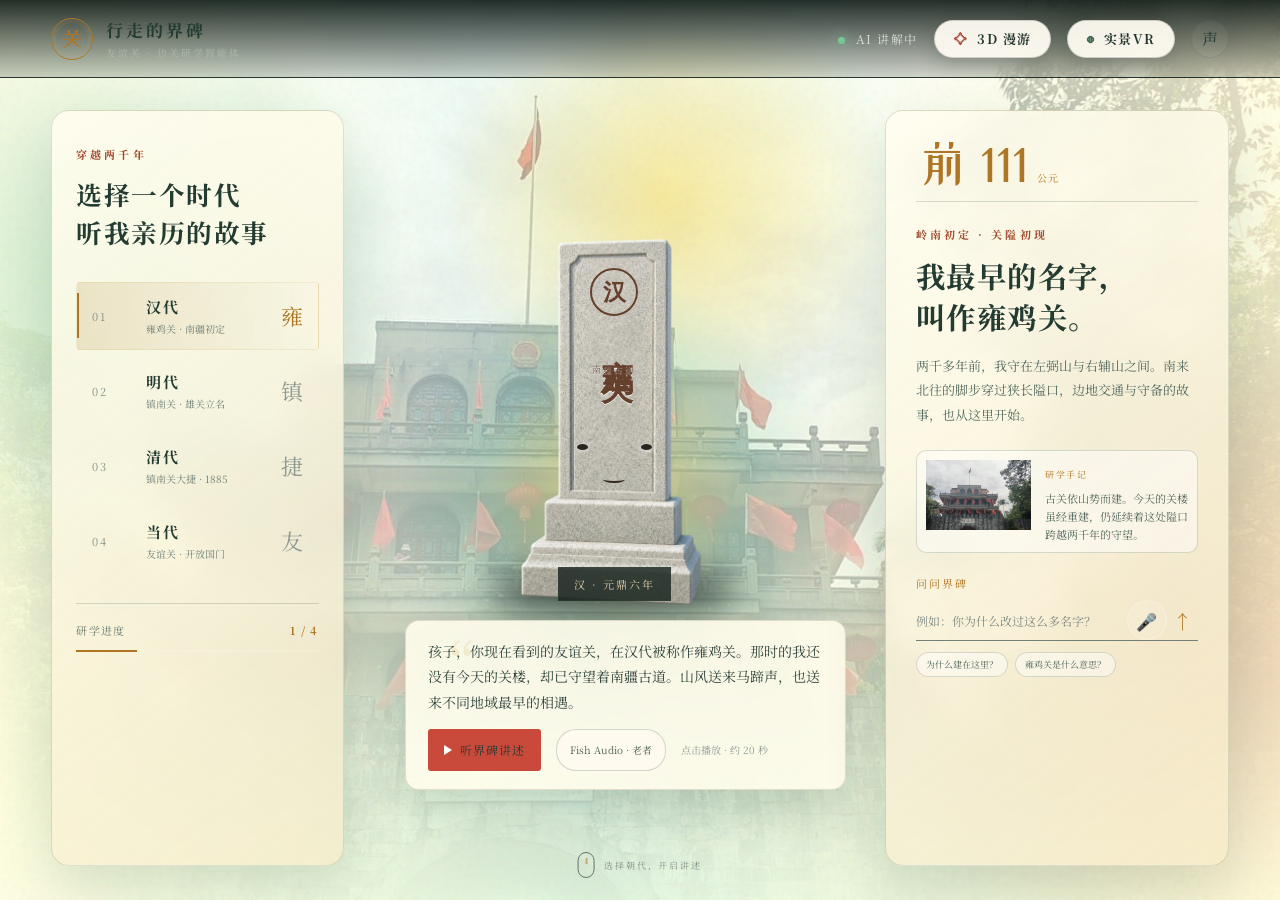
<file: 界碑智能体/index.html>
<!doctype html>
<html lang="zh-CN">
<head>
  <meta charset="UTF-8">
  <meta name="viewport" content="width=device-width, initial-scale=1.0, viewport-fit=cover">
  <meta name="theme-color" content="#14251f">
  <title>行走的界碑｜友谊关研学智能体</title>
  <link rel="stylesheet" href="styles.css?v=20260901-ui1">
  <script>
    (function () {
      function report(payload) {
        try {
          var body = JSON.stringify(payload);
          if (navigator.sendBeacon) navigator.sendBeacon("/api/client-log", new Blob([body], { type: "application/json" }));
          else fetch("/api/client-log", { method: "POST", body: body, keepalive: true });
        } catch (err) { /* 上报失败保持静默 */ }
      }
      window.addEventListener("error", function (event) {
        report({ type: "error", message: String(event.message || (event.error && event.error.message) || event), source: event.filename || "", line: event.lineno || 0, page: location.href, ua: navigator.userAgent });
      });
      window.addEventListener("unhandledrejection", function (event) {
        report({ type: "promise", message: String((event.reason && event.reason.message) || event.reason), page: location.href, ua: navigator.userAgent });
      });
    })();
  </script>
</head>
<body>
  <main class="app-shell">
    <header class="topbar">
      <a class="brand" href="#" aria-label="返回首页">
        <span class="brand-mark">关</span>
        <span><b>行走的界碑</b><small>友谊关 · 边关研学智能体</small></span>
      </a>
      <div class="top-actions">
        <span class="live-dot"><i></i> AI 讲解中</span>
        <a class="icon-button world-link" href="world.html" aria-label="进入 3D 边关漫游" title="进入 3D 边关漫游">3D 漫游</a>
        <a class="vr-link" href="https://www.720yun.com/vr/fa5jtzhurm7?s=26781916" target="_blank" rel="noopener" aria-label="打开友谊关景区实景VR全景" title="友谊关景区实景VR全景">实景VR</a>
        <button class="icon-button" id="soundToggle" aria-label="切换声音">声</button>
      </div>
    </header>

    <section class="hero">
      <div class="backdrop" aria-hidden="true"></div>
      <div class="grain" aria-hidden="true"></div>

      <aside class="era-panel" aria-label="选择历史时期">
        <p class="panel-kicker">穿越两千年</p>
        <h1>选择一个时代<br>听我亲历的故事</h1>
        <nav class="era-list" id="eraList"></nav>
        <div class="progress-card">
          <span>研学进度</span><b id="progressText">1 / 4</b>
          <div><i id="progressBar"></i></div>
        </div>
      </aside>

      <section class="monument-stage" aria-label="会说话的界碑">
        <div class="era-ambient" id="eraAmbient"></div>
        <div class="monument-wrap">
          <div class="monument-shadow"></div>
          <div class="monument era-han" id="monument">
            <div class="monument-cap"></div>
            <div class="seal" id="seal">汉</div>
            <div class="inscription">
              <span id="inscriptionTop">雍鸡关</span>
              <em id="inscriptionBottom">南疆古道</em>
            </div>
            <div class="face" aria-hidden="true">
              <i class="eye left"></i><i class="eye right"></i>
              <i class="mouth"></i>
            </div>
            <div class="monument-foot"></div>
          </div>
          <div class="era-badge" id="eraBadge">汉 · 元鼎六年</div>
        </div>
        <div class="speech-card">
          <span class="quote-mark">“</span>
          <p id="speechText"></p>
          <div class="speech-controls">
            <button class="primary-button" id="speakButton"><i></i><span>听界碑讲述</span></button>
            <span class="voice-chip">Fish Audio · 老者</span>
            <span id="speechStatus">点击播放 · 约 20 秒</span>
          </div>
        </div>
      </section>

      <aside class="story-panel">
        <div class="year-mark"><span id="year">前 111</span><small id="yearUnit">公元</small></div>
        <p class="story-kicker" id="storyKicker">岭南初定 · 关隘初现</p>
        <h2 id="storyTitle">我最早的名字，<br>叫作雍鸡关。</h2>
        <p id="storyBody"></p>
        <div class="evidence-card">
          <img id="evidenceImage" src="assets/友谊关关楼.jpg" alt="友谊关史料照片">
          <div><small>研学手记</small><p id="evidenceCaption"></p></div>
        </div>
        <div class="question-card">
          <label for="questionInput">问问界碑</label>
          <div>
            <input id="questionInput" placeholder="例如：你为什么改过这么多名字？">
            <button id="micButton" aria-label="点击说话提问" type="button">🎤</button>
            <button id="askButton" aria-label="发送问题">↑</button>
          </div>
          <div class="suggestions" id="suggestions"></div>
          <div class="answer-card" id="answerCard" hidden>
            <small>界碑回答</small>
            <p id="answerText"></p>
          </div>
          <div class="chat-history" id="chatHistory" aria-live="polite"></div>
        </div>
      </aside>

      <div class="scroll-hint"><i></i><span>选择朝代，开启讲述</span></div>
    </section>
  </main>
  <script src="js/speech-input.js?v=s1"></script>
  <script src="app.js?v=mic4"></script>
</body>
</html>
</file>
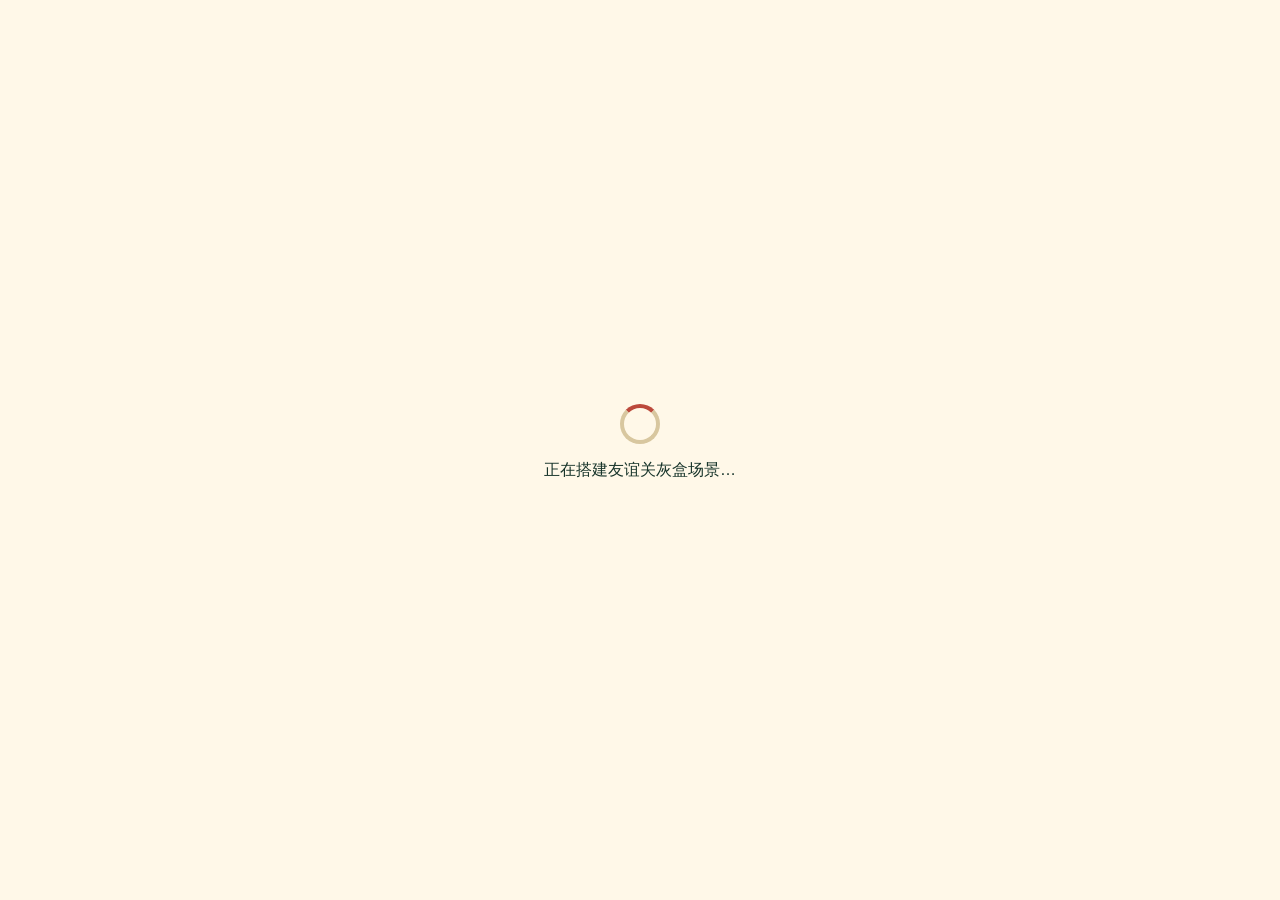
<file: 界碑智能体-展示包/world.html>
<!doctype html>
<html lang="zh-CN">
<head>
  <meta charset="UTF-8">
  <meta name="viewport" content="width=device-width, initial-scale=1, viewport-fit=cover">
  <title>友谊关研学｜Three.js 灰盒 MVP</title>
  <link rel="stylesheet" href="world.css">
</head>
<body>
  <main id="game" class="game-shell">
    <canvas id="three-canvas" aria-label="友谊关 3D 研学场景"></canvas>
    <header class="topbar">
      <a href="index.html" class="brand"><span>关</span><b>友谊关研学</b><small>Three.js 灰盒体验</small></a>
      <div class="scene-tabs" role="tablist">
        <button class="active" data-scene="friendship-pass">友谊关</button>
        <button data-scene="frontier-post">边境哨所</button>
      </div>
      <button id="help-button" class="ghost-button">操作说明</button>
    </header>
    <section class="hud" aria-live="polite">
      <div class="scene-heading"><span id="scene-eyebrow">01 · 国门之下</span><h1 id="scene-title">友谊关</h1><p id="scene-description">沿着石板路探索边关，找到界碑爷爷。</p></div>
      <aside id="quest-panel" class="card quest-panel"></aside>
      <div id="interaction-tip" class="interaction-tip" hidden></div>
      <div id="toast" class="toast" hidden></div>
    </section>
    <div id="dialog-panel" class="modal card" hidden></div>
    <div id="knowledge-card" class="modal card" hidden></div>
    <div id="help-card" class="modal card" hidden>
      <button class="modal-close" data-close="help-card">×</button><span class="eyebrow">探索方式</span>
      <h2>走进会回应你的边关</h2>
      <p>W/A/S/D 或方向键移动小女孩；靠近人物和地点后按 E 互动。你可以先自由探索，再决定是否接受任务。</p>
      <button class="primary" data-close="help-card">知道了</button>
    </div>
    <div id="loading-screen" class="loading-screen"><div class="loader"></div><p>正在搭建友谊关灰盒场景…</p></div>
    <div class="controls-hint">WASD 移动 · E 互动 · 可自由探索</div>
  </main>
  <script type="importmap">{"imports":{"three":"https://cdn.jsdelivr.net/npm/three@0.164.1/build/three.module.js","three/addons/":"https://cdn.jsdelivr.net/npm/three@0.164.1/examples/jsm/"}}</script>
  <script type="module" src="world.js"></script>
</body>
</html>
</file>
<file: 界碑智能体/styles.css>
@import url('https://fonts.googleapis.com/css2?family=Noto+Serif+SC:wght@500;600;700;900&family=ZCOOL+XiaoWei&display=swap');

:root {
  --ink: #243b32;
  --muted: #63766d;
  --gold: #ae7624;
  --red: #c94a3b;
  --deep: #174b3a;
  --panel: rgba(255, 250, 232, .86);
  --line: rgba(55, 88, 71, .2);
  font-family: "Noto Serif SC", "Songti SC", serif;
  color: var(--ink);
  background: #dff3e7;
}

* { box-sizing: border-box; }
html, body { margin: 0; min-height: 100%; }
button, input { font: inherit; }
button { color: inherit; }

.app-shell { min-height: 100vh; overflow: hidden; }
.topbar {
  position: fixed; z-index: 20; inset: 0 0 auto; height: 78px;
  display: flex; align-items: center; justify-content: space-between;
  padding: 0 4vw; border-bottom: 1px solid var(--line);
  background: linear-gradient(180deg, rgba(6,18,14,.88), rgba(6,18,14,.18));
  backdrop-filter: blur(12px);
}
.brand { color: inherit; text-decoration: none; display: flex; gap: 13px; align-items: center; }
.brand-mark {
  width: 42px; height: 42px; display: grid; place-items: center;
  border: 1px solid var(--gold); color: var(--gold); border-radius: 50%;
  font-family: "ZCOOL XiaoWei"; font-size: 22px;
  box-shadow: inset 0 0 0 4px rgba(217,181,107,.08);
}
.brand b, .brand small { display: block; }
.brand b { letter-spacing: .18em; font-size: 17px; }
.brand small { margin-top: 3px; color: #adb8ad; font-size: 10px; letter-spacing: .2em; }
.top-actions { display: flex; align-items: center; gap: 16px; }
.live-dot { font-size: 12px; letter-spacing: .12em; color: #d5dfd7; }
.live-dot i { display: inline-block; width: 7px; height: 7px; margin-right: 7px; border-radius: 50%; background: #79c695; box-shadow: 0 0 14px #79c695; }
.icon-button { width: 38px; height: 38px; border: 1px solid var(--line); border-radius: 50%; background: rgba(255,255,255,.05); cursor: pointer; }

.hero {
  position: relative; min-height: 100vh; padding: 110px 4vw 34px;
  display: grid; grid-template-columns: minmax(240px, .85fr) minmax(380px, 1.35fr) minmax(290px, 1fr);
  gap: clamp(22px, 3vw, 58px); align-items: stretch; isolation: isolate;
}
.hero::before {
  content: ""; position: absolute; inset: 0; z-index: -3; pointer-events: none;
  background:
    radial-gradient(circle at 52% 22%, rgba(255,222,91,.58), transparent 23%),
    radial-gradient(circle at 8% 32%, rgba(94,196,158,.28), transparent 23%),
    radial-gradient(circle at 91% 70%, rgba(224,89,63,.2), transparent 24%);
}
.backdrop {
  position: absolute; inset: 0; z-index: -4;
  background: linear-gradient(90deg, rgba(245,244,215,.91) 0%, rgba(231,247,226,.36) 46%, rgba(247,239,207,.85) 100%),
    linear-gradient(0deg, rgba(217,237,218,.88), transparent 52%),
    url("assets/友谊关关楼.jpg") center/cover;
  transform: scale(1.03); filter: saturate(1.12) brightness(1.08);
  transition: filter .8s ease, background-position 1.2s ease;
}
.grain { position: absolute; inset: 0; z-index: -2; opacity: .16; pointer-events: none; background-image: url("data:image/svg+xml,%3Csvg viewBox='0 0 180 180' xmlns='http://www.w3.org/2000/svg'%3E%3Cfilter id='n'%3E%3CfeTurbulence type='fractalNoise' baseFrequency='.85' numOctaves='4' stitchTiles='stitch'/%3E%3C/filter%3E%3Crect width='100%25' height='100%25' filter='url(%23n)' opacity='.45'/%3E%3C/svg%3E"); }

.panel-kicker, .story-kicker { color: #a04a2e; font-size: 11px; font-weight: 700; letter-spacing: .28em; text-transform: uppercase; }
.era-panel, .story-panel {
  padding: 24px; border: 1px solid rgba(80,101,73,.18); border-radius: 18px;
  background: linear-gradient(145deg, rgba(255,253,239,.9), rgba(246,235,200,.72));
  box-shadow: 0 24px 60px rgba(32,68,48,.16);
  backdrop-filter: blur(12px);
}
@media (min-width: 1051px) {
  .hero { grid-template-rows: auto; align-items: stretch; }
  .era-panel, .story-panel { height: 100%; }
  .monument-stage { height: auto; min-height: 650px; }
  .monument-stage { display: grid; grid-template-rows: minmax(0, 1fr) auto; align-items: end; justify-items: center; }
  .monument-stage .monument-wrap { align-self: center; }
  .monument-stage .speech-card { align-self: end; margin-bottom: 0; }
}
.era-panel h1 { font-size: clamp(25px, 2vw, 37px); line-height: 1.48; margin: 14px 0 30px; letter-spacing: .06em; }
.era-list { display: grid; gap: 7px; }
.era-button {
  position: relative; display: grid; grid-template-columns: 42px 1fr auto; align-items: center; gap: 12px;
  width: 100%; padding: 13px 15px; text-align: left; cursor: pointer;
  background: transparent; border: 1px solid transparent; border-radius: 4px;
  transition: .3s ease;
}
.era-button::before { content: ""; position: absolute; left: 0; width: 2px; height: 0; background: var(--gold); transition: .3s; }
.era-button:hover { background: rgba(255,255,255,.045); }
.era-button.active { background: linear-gradient(90deg, rgba(183,142,75,.2), rgba(255,255,255,.02)); border-color: rgba(217,181,107,.2); }
.era-button.active::before { height: 68%; }
.era-button .num { color: #819088; font-size: 11px; letter-spacing: .12em; }
.era-button b, .era-button small { display: block; }
.era-button b { font-size: 15px; letter-spacing: .14em; }
.era-button small { color: #708078; font-size: 10px; margin-top: 4px; }
.era-button .glyph { font-size: 22px; color: #8f9a93; }
.era-button.active .glyph { color: var(--gold); }
.progress-card { margin-top: 28px; padding-top: 18px; border-top: 1px solid var(--line); color: #6e7d74; font-size: 11px; letter-spacing: .12em; }
.progress-card b { float: right; color: var(--gold); }
.progress-card div { height: 2px; margin-top: 12px; background: rgba(255,255,255,.12); }
.progress-card i { display: block; height: 100%; background: var(--gold); transition: width .5s ease; }

.monument-stage { min-height: 650px; position: relative; display: flex; flex-direction: column; align-items: center; justify-content: center; }
.era-ambient { position: absolute; width: 430px; height: 430px; border-radius: 50%; background: radial-gradient(circle, rgba(255,222,90,.52), rgba(120,205,162,.2) 44%, transparent 70%); filter: blur(6px); animation: breathe 4s ease-in-out infinite; }
.monument-wrap { position: relative; width: 300px; height: 430px; display: grid; place-items: end center; perspective: 900px; }
.monument-shadow { position: absolute; bottom: 2px; width: 250px; height: 48px; background: rgba(0,0,0,.6); filter: blur(17px); border-radius: 50%; }
.monument {
  --mark: #65402d;
  position: relative; width: 245px; height: 400px; border-radius: 0;
  background: url("assets/界碑写实.png") center bottom / contain no-repeat;
  box-shadow: none;
  transform: none; transition: .7s cubic-bezier(.22,.8,.25,1);
  animation: monumentFloat 5s ease-in-out infinite;
}
.monument::after { display: none; }
.monument-cap { display: none; }
.monument-foot { display:none; }
.seal { position: absolute; top: 52px; left: 50%; translate: -50%; width: 48px; height: 48px; border: 2px solid var(--mark); color: var(--mark); display: grid; place-items: center; border-radius: 50%; font-size: 23px; font-weight: 900; font-family: "ZCOOL XiaoWei"; }
.inscription { position: absolute; top: 118px; width: 100%; text-align: center; color: var(--mark); text-shadow: 0 1px rgba(255,255,255,.8); }
.inscription span {
  display: block;
  width: 1.25em;
  height: auto;
  margin: 0 auto;
  font-size: 32px;
  line-height: 1.12;
  letter-spacing: .16em;
  writing-mode: vertical-rl;
  text-orientation: upright;
  white-space: nowrap;
  overflow: visible;
}
.inscription em { display: block; margin-top: 13px; font-style: normal; font-size: 9px; letter-spacing: .25em; opacity: .75; }
.face { position: absolute; inset: 0; }
.eye { position: absolute; top: 228px; width: 11px; height: 6px; border-radius: 50%; background: #2b2520; box-shadow: 0 1px 0 2px rgba(255,255,255,.2); animation: blink 4.8s infinite; }
.eye.left { left: 85px; } .eye.right { right: 85px; }
.mouth { position: absolute; top: 260px; left: 50%; translate: -50%; width: 22px; height: 7px; border-bottom: 2px solid #342823; border-radius: 0 0 50% 50%; }
.monument.speaking .mouth { background: #321c18; border: 1px solid rgba(0,0,0,.45); animation: talk .22s ease-in-out infinite alternate; }
.era-badge { position: absolute; bottom: 15px; padding: 8px 15px; background: rgba(10,22,18,.75); border: 1px solid var(--line); backdrop-filter: blur(12px); font-size: 11px; letter-spacing: .18em; color: #ded1ad; }

.monument.era-han .inscription span,
.monument.era-han .seal {
  font-family: "STLiti", "LiSu", "隶书", "KaiTi", serif;
  font-weight: 700;
}
.monument.era-ming { --mark:#852923; filter: sepia(.16) saturate(.9); }
.monument.era-ming .inscription span,
.monument.era-ming .seal {
  font-family: "STKaiti", "KaiTi", "楷体", "FangSong", serif;
  font-weight: 700;
}
.monument.era-qing { --mark:#742b23; filter: sepia(.28) contrast(1.04); }
.monument.era-qing .inscription span,
.monument.era-qing .seal {
  font-family: "FZBeiWeiKaiShu-S19S", "STKaiti", "KaiTi", "碑刻体", serif;
  font-weight: 900;
  text-shadow: 0 1px rgba(255,255,255,.75), 0 0 .6px currentColor;
}
.monument.era-modern { --mark:#d41919; filter: brightness(1.05); }
.monument.era-modern .monument-cap { display: none; }
.monument.era-modern .seal { display: none; }
.monument.era-modern .inscription span {
  font-family: "Microsoft YaHei", "SimHei", "黑体", sans-serif;
  font-weight: 800;
  letter-spacing: .08em;
}

.speech-card { width: min(460px, 95%); margin-top: 4px; padding: 18px 22px; border: 1px solid rgba(94,91,52,.18); background: rgba(255,253,237,.9); backdrop-filter: blur(14px); border-radius: 14px; box-shadow: 0 18px 40px rgba(41,83,59,.18); }
.speech-card > p { margin: 0; min-height: 52px; font-size: 14px; line-height: 1.8; color: #34483f; }
.quote-mark { position: absolute; font-size: 56px; color: rgba(217,181,107,.22); translate: -8px -15px; }
.speech-controls { display: flex; align-items: center; gap: 15px; margin-top: 14px; }
.primary-button { border: 0; background: var(--red); padding: 10px 15px; border-radius: 3px; cursor: pointer; font-size: 12px; letter-spacing: .08em; }
.primary-button i { display: inline-block; width: 0; height: 0; border-top: 5px solid transparent; border-bottom: 5px solid transparent; border-left: 8px solid white; margin-right: 8px; }
.primary-button.playing i { width: 8px; height: 10px; border: 0; border-left: 2px solid white; border-right: 2px solid white; }
#speechStatus { color: #8e9a92; font-size: 10px; }
.voice-chip { border: 1px solid rgba(73,99,82,.24); border-radius: 20px; background: #fffaf0; color: #4d6257; padding: 8px 10px; font-size: 10px; white-space: nowrap; }

.story-panel {
  padding: 26px 30px 28px;
  overflow: hidden;
}
.year-mark { display: flex; align-items: baseline; gap: 8px; color: var(--gold); border-bottom: 1px solid var(--line); padding-bottom: 13px; margin-bottom: 24px; }
.year-mark span { font-size: clamp(36px,4vw,65px); line-height: 1; font-family: "ZCOOL XiaoWei"; }
.year-mark small { font-size: 10px; letter-spacing: .16em; }
.story-panel h2 { margin: 13px 0 16px; font-size: clamp(25px,2.3vw,40px); line-height: 1.4; letter-spacing: .05em; }
#storyBody { color: #566b61; font-size: 13px; line-height: 1.9; max-width: 480px; }
.evidence-card { display: grid; grid-template-columns: 105px 1fr; gap: 14px; margin-top: 22px; padding: 9px; border: 1px solid var(--line); background: rgba(255,255,255,.48); border-radius:10px; }
.evidence-card img { width: 105px; height: 70px; object-fit: cover; filter: sepia(.18) saturate(.85); }
.evidence-card small { color: var(--gold); font-size: 9px; letter-spacing: .2em; }
.evidence-card p { font-size: 11px; line-height: 1.65; margin: 6px 0 0; color: #53675d; }
.question-card { margin-top: 22px; }
.question-card label { display: block; color: var(--gold); font-size: 11px; letter-spacing: .18em; margin-bottom: 9px; }
.question-card > div:first-of-type { display: flex; border-bottom: 1px solid #718079; }
.question-card input { width: 100%; padding: 11px 0; color: #263d33; background: transparent; border: 0; outline: 0; font-size: 12px; }
.question-card input::placeholder { color: #7e8a83; }
.question-card button { width: 37px; border: 0; background: transparent; color: var(--gold); cursor: pointer; font-size: 19px; }
.answer-card { margin-top: 14px; padding: 12px 14px; border: 1px solid rgba(94,91,52,.22); border-radius: 10px; background: rgba(255,253,237,.78); color: #34483f; }
.answer-card { display: none; }
.answer-card small { color: var(--gold); font-size: 11px; letter-spacing: .12em; }
.answer-card p { margin: 7px 0 0; font-size: 13px; line-height: 1.8; white-space: pre-wrap; }
.chat-history { box-sizing: border-box; width: 100%; max-height: 230px; overflow-y: auto; margin-top: 14px; padding: 10px; border: 1px solid rgba(94,91,52,.2); border-radius: 12px; background: rgba(255,253,237,.38); }
.chat-history:empty { display: none; }
.chat-message { max-width: 92%; margin: 8px 0; padding: 9px 11px; border-radius: 11px; font-size: 12px; line-height: 1.65; box-shadow: 0 2px 8px rgba(41,83,59,.06); }
.chat-message.user { margin-left: auto; background: #718079; color: #fffdf0; border-bottom-right-radius: 3px; }
.chat-message.assistant { margin-right: auto; background: rgba(255,253,237,.95); color: #34483f; border-bottom-left-radius: 3px; }
.chat-message small { display: block; margin-bottom: 3px; color: var(--gold); font-size: 10px; }
.agent-image, .agent-video { display: block; max-width: 100%; margin-top: 8px; border-radius: 8px; }
.agent-media { display: block; margin-top: 8px; }
.agent-media > a:first-child { display: block; cursor: zoom-in; }
.agent-download { display: inline-block; margin-top: 5px; color: var(--deep); font-size: 11px; font-weight: 700; }
.agent-audio { width: 100%; margin-top: 8px; }
.agent-file { display: inline-block; margin-top: 8px; color: var(--deep); font-weight: 700; }
.suggestions { display: flex; flex-wrap: wrap; gap: 7px; margin-top: 11px; }
.suggestions button { width: auto; padding: 5px 9px; border: 1px solid var(--line); border-radius: 20px; color: #50675b; background:rgba(255,255,255,.45); font-size: 9px; }
.scroll-hint { position: absolute; bottom: 22px; left: 50%; translate: -50%; display: flex; align-items: center; gap: 9px; color: #839087; font-size: 9px; letter-spacing: .22em; }
.scroll-hint i { width: 17px; height: 26px; border: 1px solid #65716a; border-radius: 10px; }
.scroll-hint i::after { content:""; display:block; width:2px; height:6px; margin:5px auto; background:#c4a86f; animation:scroll 1.5s infinite; }

@keyframes monumentFloat { 0%,100%{translate:0 0} 50%{translate:0 -7px} }
@keyframes breathe { 50% { transform:scale(1.1); opacity:.72 } }
@keyframes blink { 0%,43%,47%,100%{transform:scaleY(1)} 45%{transform:scaleY(.08)} }
@keyframes talk { from{width:18px;height:5px} to{width:14px;height:13px;border-radius:50%} }
@keyframes scroll { 0%{translate:0 0;opacity:0} 30%{opacity:1} 100%{translate:0 8px;opacity:0} }

@media (max-width: 1050px) {
  .hero { grid-template-columns: 220px 1fr; padding-top: 96px; }
  .story-panel { grid-column: 1 / -1; display: grid; grid-template-columns: .75fr 1fr; gap: 12px 28px; padding: 24px 5vw 50px; background: rgba(255,250,230,.9); }
  .story-panel .year-mark { grid-row: span 2; align-self: start; }
  .story-panel .evidence-card, .story-panel .question-card { grid-column: 2; }
  .scroll-hint { display: none; }
}
@media (max-width: 700px) {
  .topbar { height: 68px; padding: 0 18px; }
  .brand small, .live-dot { display:none; }
  .hero { display: flex; flex-direction: column; padding: 86px 18px 30px; gap: 10px; }
  .backdrop { background-position: 58% center; }
  .era-panel { width: 100%; }
  .era-panel h1, .progress-card { display: none; }
  .era-list { display: flex; overflow-x: auto; gap: 7px; padding-bottom: 4px; scrollbar-width: none; }
  .era-button { flex: 0 0 142px; grid-template-columns: 24px 1fr; padding: 10px; background: rgba(255,252,235,.82); border-color: var(--line); }
  .era-button .glyph { display: none; }
  .monument-stage { min-height: 570px; width: 100%; }
  .monument-wrap { transform: scale(.88); margin: -20px 0 -24px; }
  .story-panel { display:block; width: calc(100% + 36px); padding: 28px 20px 50px; margin: 0 -18px -30px; }
  .year-mark span { font-size: 48px; }
  .story-panel h2 { font-size: 29px; }
}

@media (prefers-reduced-motion: reduce) {
  *, *::before, *::after { animation-duration: .001ms !important; animation-iteration-count: 1 !important; transition-duration: .001ms !important; }
}
/* Shared-site entry to the immersive world */
.world-entry {
  position: fixed;
  z-index: 40;
  top: 84px;
  right: 24px;
  display: flex;
  align-items: center;
  gap: 10px;
  padding: 10px 14px;
  border: 1px solid rgba(215, 177, 112, .5);
  border-radius: 999px;
  color: #fff;
  background: rgba(12, 32, 26, .78);
  box-shadow: 0 12px 30px rgba(0, 0, 0, .18);
  backdrop-filter: blur(12px);
  text-decoration: none;
  font-size: 12px;
}
.world-entry span {
  padding: 3px 6px;
  border-radius: 999px;
  color: #22190c;
  background: #d7b170;
  font-size: 8px;
  letter-spacing: .08em;
}
.world-entry i { font-style: normal; font-size: 18px; transition: transform .2s ease; }
.world-entry:hover i { transform: translateX(4px); }
@media (max-width: 720px) {
  .world-entry { top: 70px; right: 12px; }
  .world-entry b { display: none; }
}

#micButton { flex: 0 0 auto; width: 40px; height: 40px; border-radius: 50%; border: 1px solid rgba(255,255,255,.25); background: rgba(255,255,255,.12); color: inherit; font-size: 17px; cursor: pointer; }
#micButton.listening { background: #e05548; box-shadow: 0 0 0 6px rgba(224, 85, 72, 0.25); }
#micButton[hidden] { display: none; }

/* 对齐“听界碑讲述 / Fish Audio 音色 / 状态”三个控件：统一 42px 高，底边对齐 */
.speech-controls { align-items: center; }
#speakButton { height: 42px; display: inline-flex; align-items: center; padding: 0 16px; }
.voice-chip { height: 42px; display: inline-flex; align-items: center; padding: 0 13px; }
#speechStatus { display: inline-flex; align-items: center; height: 42px; }

/* 顶栏 3D 漫游 / 实景VR 入口（象牙白胶囊 + 图标区分） */
.world-link, .vr-link {
  width: auto; height: 38px; padding: 0 18px; border-radius: 999px;
  display: inline-flex; align-items: center; gap: 8px;
  background: rgba(255, 252, 243, 0.94);
  color: #25362e; border: 1px solid rgba(38, 59, 51, 0.2);
  font-size: 13px; font-weight: 700; letter-spacing: .12em;
  text-decoration: none; white-space: nowrap;
  box-shadow: 0 6px 18px rgba(30, 40, 30, 0.22);
  transition: transform .2s ease, box-shadow .2s ease, background .2s ease;
}
.world-link::before { content: "⟡"; font-size: 15px; color: #a94b3f; }
.vr-link::before { content: "◍"; font-size: 15px; color: #3f6b52; }
.world-link:hover, .vr-link:hover { transform: translateY(-1px); background: #fffdf8; box-shadow: 0 10px 26px rgba(30, 40, 30, 0.32); }
.world-link:active, .vr-link:active { transform: translateY(0); }
</file>
<file: 界碑智能体-展示包/world.css>
:root{--ink:#17342a;--muted:#61746a;--cream:#fff8e8;--gold:#d39a35;--red:#bb493b;--green:#214c3c;--line:rgba(23,52,42,.14)}*{box-sizing:border-box}html,body{margin:0;min-height:100%;font-family:"Microsoft YaHei","PingFang SC",sans-serif;color:var(--ink);background:#cce8e6}button,a{font:inherit}button{cursor:pointer}.game-shell{position:relative;min-height:100dvh;overflow:hidden;background:linear-gradient(#b9e3ef 0 52%,#8fbd72 52%)}#three-canvas{position:absolute;inset:0;width:100%;height:100%;display:block}.topbar{position:absolute;z-index:10;top:0;left:0;right:0;display:flex;align-items:center;justify-content:space-between;padding:18px 28px;background:linear-gradient(180deg,rgba(255,248,232,.95),rgba(255,248,232,.72),transparent)}.brand{display:flex;align-items:center;gap:10px;color:var(--ink);text-decoration:none}.brand span{display:grid;place-items:center;width:40px;height:40px;border-radius:12px;background:var(--red);color:#fff;font-size:22px;font-family:serif;box-shadow:0 5px 15px #8a302544}.brand b{font-size:18px}.brand small{display:block;color:var(--muted);font-size:10px;margin-top:2px}.scene-tabs{display:flex;gap:5px;padding:5px;border-radius:999px;background:#ffffffb8;box-shadow:0 8px 25px #3c6c6320}.scene-tabs button,.ghost-button{border:1px solid transparent;border-radius:999px;padding:9px 16px;background:transparent;color:var(--muted)}.scene-tabs button.active,.scene-tabs button:hover{background:var(--green);color:white}.ghost-button{border-color:var(--line);background:#fff8e8aa;color:var(--ink)}.hud{position:absolute;inset:0;z-index:5;pointer-events:none}.scene-heading{position:absolute;left:5vw;bottom:16vh;max-width:420px;text-shadow:0 2px 12px #fff8e888}.scene-heading span,.eyebrow{color:var(--red);font-size:12px;letter-spacing:.18em;font-weight:700}.scene-heading h1{margin:8px 0;font:clamp(42px,6vw,78px)/1.05 STKaiti,KaiTi,serif}.scene-heading p{margin:0;color:#315448;font-size:15px;line-height:1.7}.card{border:1px solid #d9b66b99;border-radius:20px;background:#fff8e8ed;box-shadow:0 20px 70px #224b3b26;backdrop-filter:blur(14px)}.quest-panel{position:absolute;right:28px;top:96px;width:min(290px,calc(100vw - 40px));padding:18px;pointer-events:auto}.quest-panel h2{margin:6px 0 10px;font-size:17px}.quest-panel p{margin:5px 0;color:var(--muted);font-size:12px;line-height:1.6}.quest-panel .done{color:#43804e;text-decoration:line-through}.interaction-tip{position:absolute;left:50%;bottom:54px;transform:translateX(-50%);padding:13px 20px;border-radius:999px;background:#214c3cee;color:#fff8e8;font-weight:700;box-shadow:0 8px 24px #214c3c55;pointer-events:none}.toast{position:absolute;left:50%;top:92px;transform:translateX(-50%);padding:13px 20px;border-radius:12px;background:var(--red);color:white;font-weight:700;box-shadow:0 10px 25px #8c352d55}.modal{position:absolute;z-index:30;left:50%;top:50%;transform:translate(-50%,-50%);width:min(480px,calc(100vw - 36px));padding:28px;pointer-events:auto}.modal h2{margin:8px 0 14px;font:30px/1.2 STKaiti,KaiTi,serif}.modal p{color:#4e665b;line-height:1.8;font-size:14px}.modal-close{position:absolute;right:14px;top:10px;border:0;background:none;color:var(--muted);font-size:28px}.primary,.secondary{border:0;border-radius:10px;padding:12px 18px;margin:8px 6px 0 0}.primary{background:var(--red);color:white}.secondary{background:#e8dcc1;color:var(--ink)}.loading-screen{position:absolute;z-index:50;inset:0;display:grid;place-content:center;justify-items:center;background:var(--cream);transition:opacity .5s}.loading-screen.hidden{opacity:0;pointer-events:none}.loader{width:40px;height:40px;border:4px solid #d8c79f;border-top-color:var(--red);border-radius:50%;animation:spin 1s linear infinite}.controls-hint{position:absolute;z-index:6;bottom:24px;left:28px;color:#315448aa;font-size:11px}@keyframes spin{to{transform:rotate(360deg)}}@media(max-width:700px){.topbar{padding:12px 14px}.brand b{font-size:15px}.brand small,.ghost-button{display:none}.scene-tabs button{padding:8px 10px;font-size:12px}.quest-panel{top:78px;right:14px;width:230px}.scene-heading{left:20px;bottom:18vh}.scene-heading h1{font-size:54px}.controls-hint{left:20px;bottom:16px}.interaction-tip{bottom:75px;white-space:nowrap;font-size:12px}}
</file>
